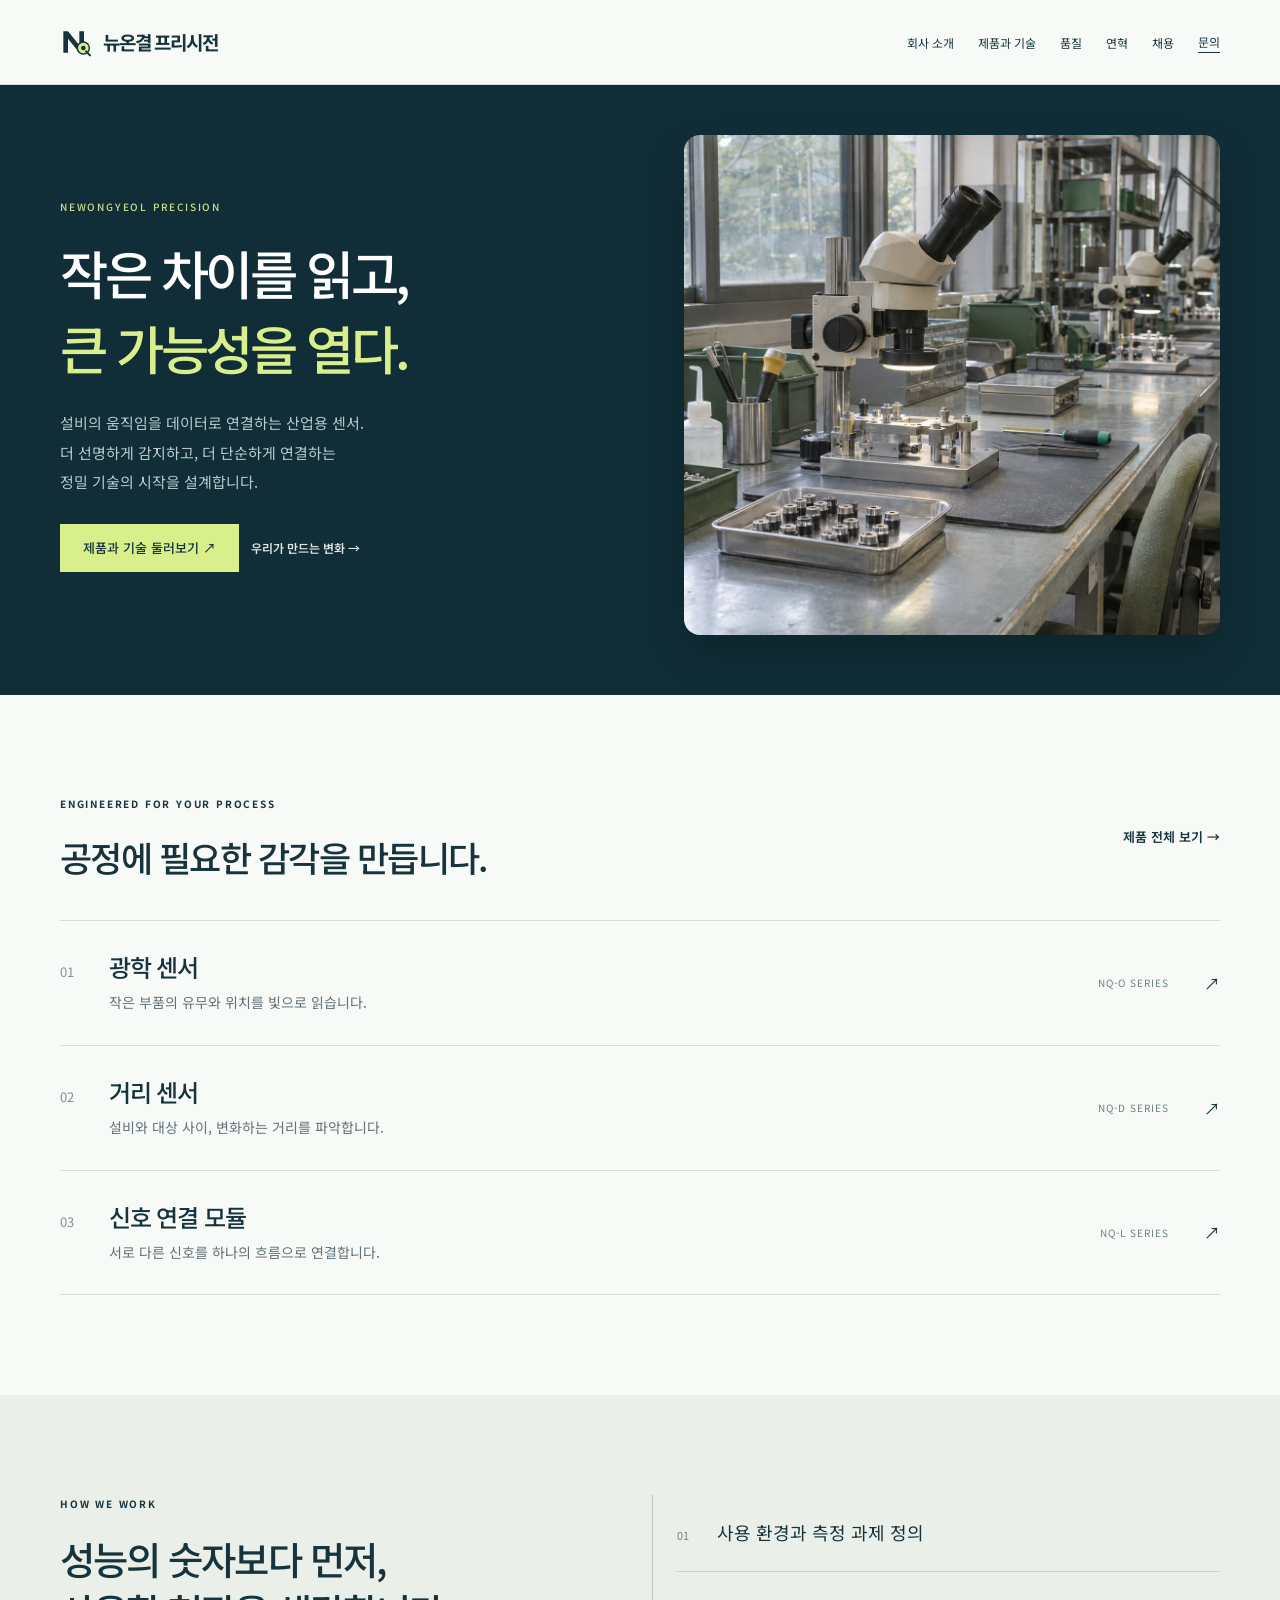
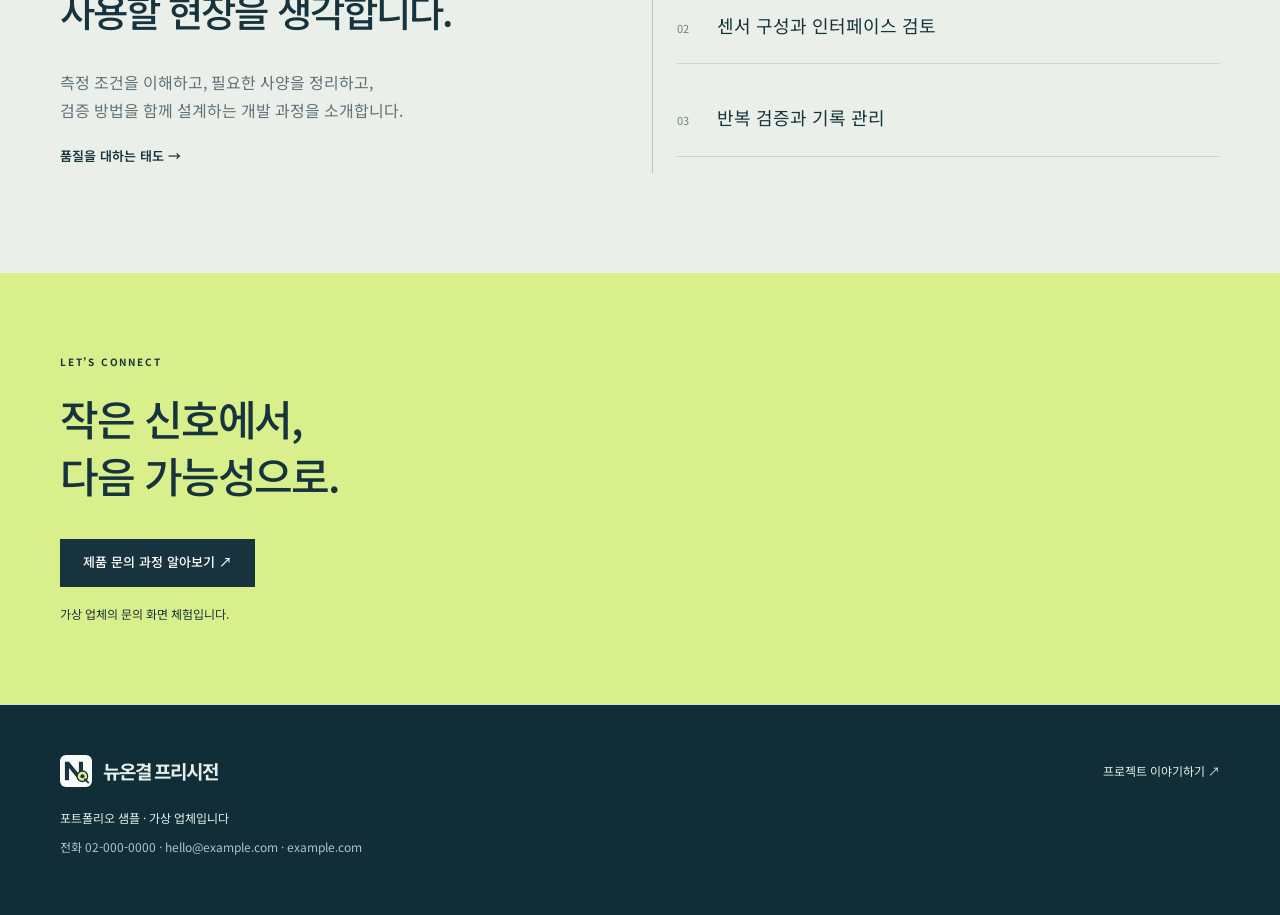
<file: index.html>
<!doctype html><html lang="ko"><head><meta charset="utf-8"><meta name="viewport" content="width=device-width,initial-scale=1"><title>작은 차이를 읽는 기술 | 뉴온결 프리시전</title><meta name="description" content="뉴온결 프리시전. 산업용 센서·신호 연결 기술과 회사·품질·채용·문의 안내."><meta property="og:title" content="작은 차이를 읽는 기술 | 뉴온결 프리시전"><meta property="og:image" content="thumb.png"><meta property="og:type" content="website"><link rel="icon" href="assets/logo.svg" type="image/svg+xml"><link rel="preconnect" href="https://fonts.googleapis.com"><link rel="preconnect" href="https://fonts.gstatic.com" crossorigin><link href="https://fonts.googleapis.com/css2?family=Noto+Sans+KR:wght@400;500;600;700;800&display=swap" rel="stylesheet"><link rel="stylesheet" href="assets/base.css"><link rel="stylesheet" href="company.css"><script defer src="assets/common.js"></script><script defer src="company.js"></script></head><body class="company"><a class="skip" href="#main">본문으로 건너뛰기</a><header class="site-header"><div class="wrap header-inner"><a class="brand" href="index.html"><img class="brand-symbol" src="assets/logo.svg" width="32" height="32" alt="" aria-hidden="true"><span class="brand-name">뉴온결 프리시전</span></a><button class="nav-toggle" type="button" aria-expanded="false" aria-controls="site-nav">메뉴</button><nav id="site-nav" aria-label="주 메뉴"><a href="about.html">회사 소개</a><a href="products.html">제품과 기술</a><a href="quality.html">품질</a><a href="history.html">연혁</a><a href="careers.html">채용</a><a href="contact.html">문의</a></nav></div></header><main id="main"><section class="company-hero"><div class="wrap company-hero-grid"><div><p class="eyebrow">NEWONGYEOL PRECISION</p><h1>작은 차이를 읽고,<br><em>큰 가능성을 열다.</em></h1><p class="lead">설비의 움직임을 데이터로 연결하는 산업용 센서.<br> 더 선명하게 감지하고, 더 단순하게 연결하는<br> 정밀 기술의 시작을 설계합니다.</p><div class="actions"><a class="btn" href="products.html">제품과 기술 둘러보기 ↗</a><a class="text-link" href="about.html">우리가 만드는 변화 →</a></div></div><div class="company-photo"><img class="hero-photo" src="images/hero.jpg" width="1536" height="1024" alt="자연광 아래 현미경과 검사 치구가 놓인 센서 검사실" fetchpriority="high"></div></div></section><section class="section wrap"><div class="section-head"><div><p class="eyebrow">ENGINEERED FOR YOUR PROCESS</p><h2>공정에 필요한 감각을 만듭니다.</h2></div><a class="text-link" href="products.html">제품 전체 보기 →</a></div><a class="company-row" href="products.html#optical"><span class="row-num">01</span><div><h3>광학 센서</h3><p>작은 부품의 유무와 위치를 빛으로 읽습니다.</p></div><span class="product-code">NQ-O SERIES</span><span>↗</span></a><a class="company-row" href="products.html#distance"><span class="row-num">02</span><div><h3>거리 센서</h3><p>설비와 대상 사이, 변화하는 거리를 파악합니다.</p></div><span class="product-code">NQ-D SERIES</span><span>↗</span></a><a class="company-row" href="products.html#connect"><span class="row-num">03</span><div><h3>신호 연결 모듈</h3><p>서로 다른 신호를 하나의 흐름으로 연결합니다.</p></div><span class="product-code">NQ-L SERIES</span><span>↗</span></a></section><section class="section company-soft"><div class="wrap grid two"><div><p class="eyebrow">HOW WE WORK</p><h2>성능의 숫자보다 먼저,<br>사용할 현장을 생각합니다.</h2><p class="muted">측정 조건을 이해하고, 필요한 사양을 정리하고,<br>검증 방법을 함께 설계하는 개발 과정을 소개합니다.</p><a class="text-link" href="quality.html">품질을 대하는 태도 →</a></div><div class="process-list"><p><span>01</span>사용 환경과 측정 과제 정의</p><p><span>02</span>센서 구성과 인터페이스 검토</p><p><span>03</span>반복 검증과 기록 관리</p></div></div></section><section class="company-cta"><div class="wrap"><p class="eyebrow">LET’S CONNECT</p><h2>작은 신호에서,<br>다음 가능성으로.</h2><a class="btn" href="contact.html">제품 문의 과정 알아보기 ↗</a><p class="small">가상 업체의 문의 화면 체험입니다.</p></div></section></main><footer class="site-footer"><div class="wrap"><div class="footer-row"><a class="brand" href="index.html"><img class="brand-symbol" src="assets/logo.svg" width="32" height="32" alt="" aria-hidden="true"><span class="brand-name">뉴온결 프리시전</span></a><a href="contact.html">프로젝트 이야기하기 ↗</a></div><p>포트폴리오 샘플 · 가상 업체입니다</p><p class="small muted">전화 02-000-0000 · hello@example.com · example.com</p></div></footer><div class="toast" id="toast" role="status" aria-live="polite" hidden></div></body></html>
</file>
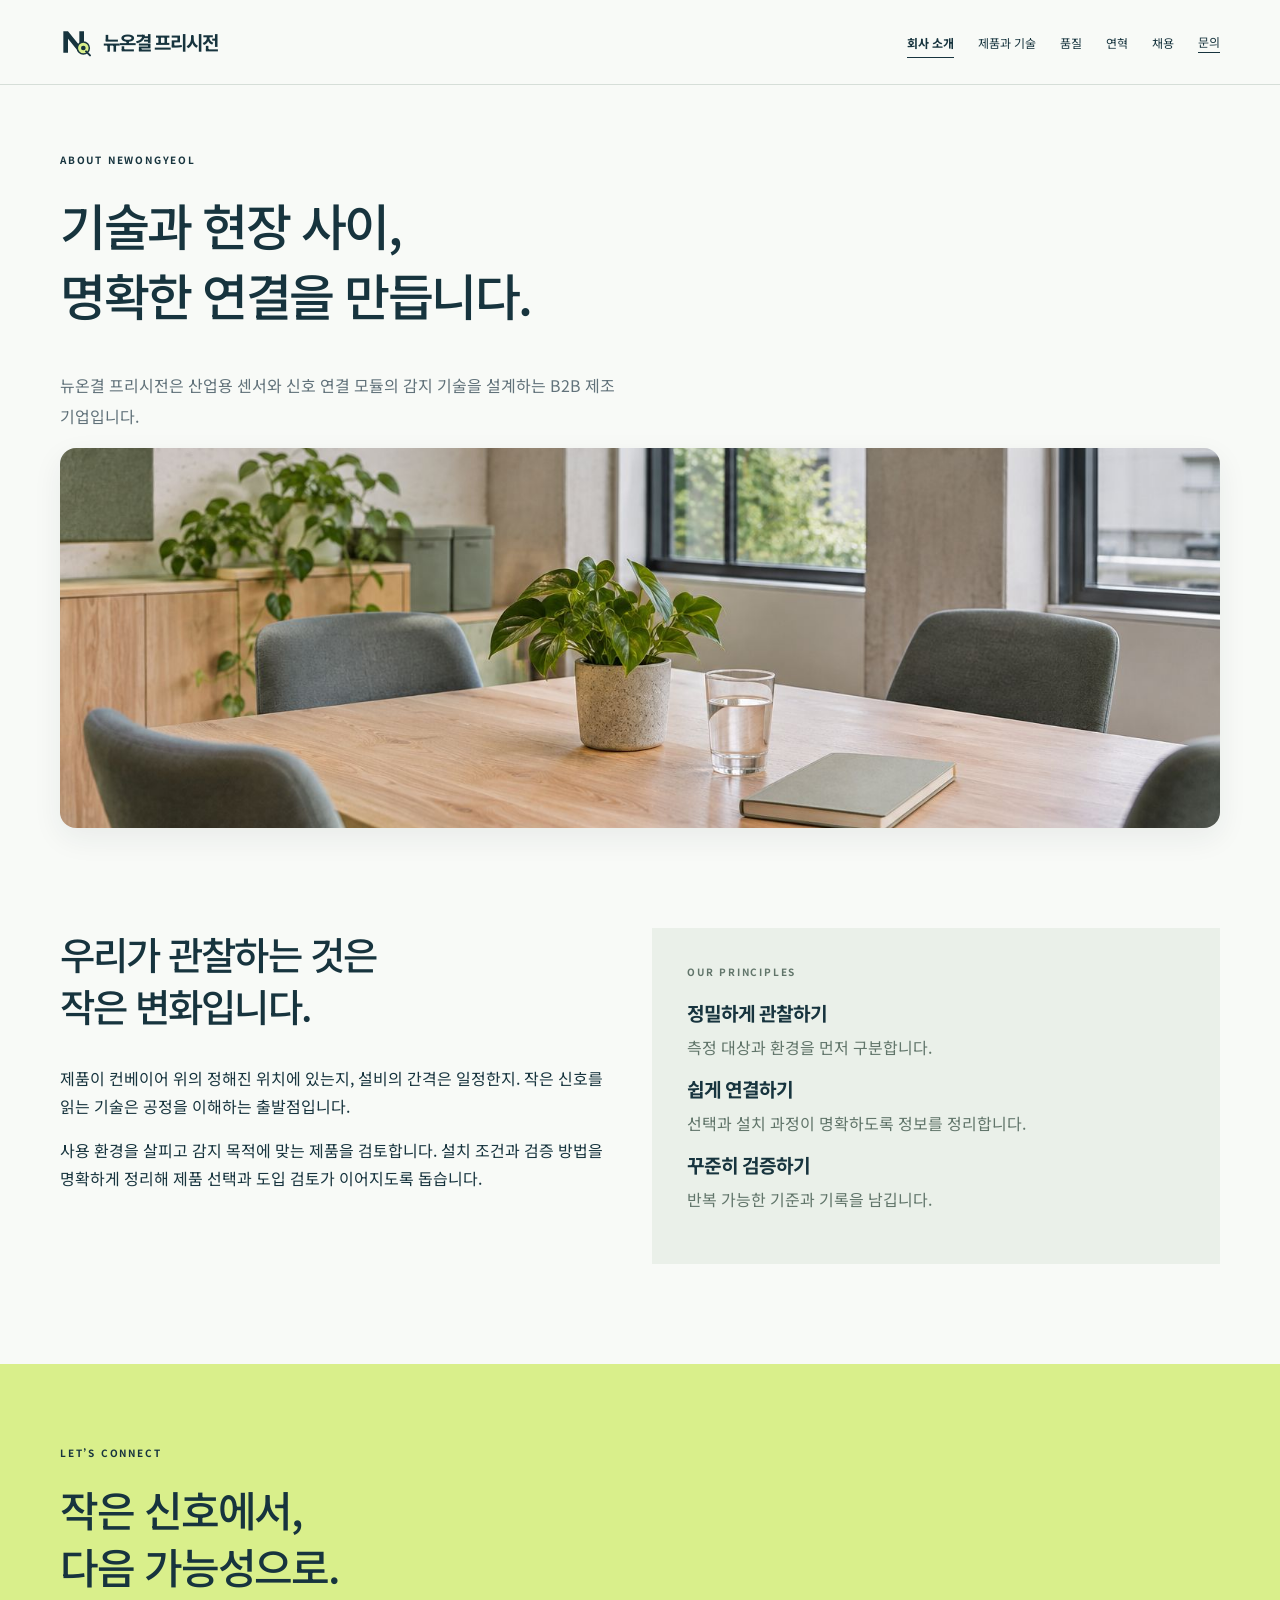
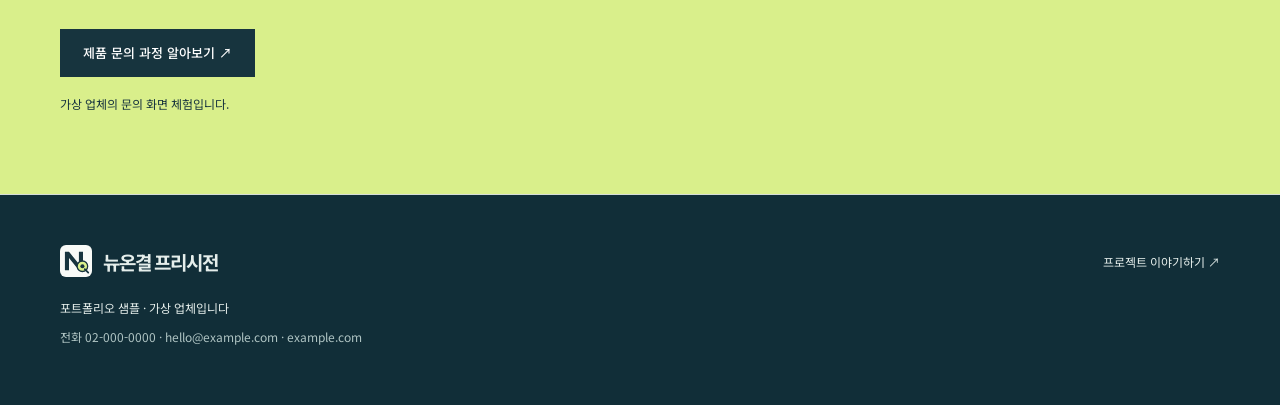
<file: about.html>
<!doctype html><html lang="ko"><head><meta charset="utf-8"><meta name="viewport" content="width=device-width,initial-scale=1"><title>회사 소개 | 뉴온결 프리시전</title><meta name="description" content="뉴온결 프리시전. 산업용 센서·신호 연결 기술과 회사·품질·채용·문의 안내."><meta property="og:title" content="회사 소개 | 뉴온결 프리시전"><meta property="og:image" content="thumb.png"><meta property="og:type" content="website"><link rel="icon" href="assets/logo.svg" type="image/svg+xml"><link rel="preconnect" href="https://fonts.googleapis.com"><link rel="preconnect" href="https://fonts.gstatic.com" crossorigin><link href="https://fonts.googleapis.com/css2?family=Noto+Sans+KR:wght@400;500;600;700;800&display=swap" rel="stylesheet"><link rel="stylesheet" href="assets/base.css"><link rel="stylesheet" href="company.css"><script defer src="assets/common.js"></script><script defer src="company.js"></script></head><body class="company"><a class="skip" href="#main">본문으로 건너뛰기</a><header class="site-header"><div class="wrap header-inner"><a class="brand" href="index.html"><img class="brand-symbol" src="assets/logo.svg" width="32" height="32" alt="" aria-hidden="true"><span class="brand-name">뉴온결 프리시전</span></a><button class="nav-toggle" type="button" aria-expanded="false" aria-controls="site-nav">메뉴</button><nav id="site-nav" aria-label="주 메뉴"><a href="about.html" aria-current="page">회사 소개</a><a href="products.html">제품과 기술</a><a href="quality.html">품질</a><a href="history.html">연혁</a><a href="careers.html">채용</a><a href="contact.html">문의</a></nav></div></header><main id="main"><section class="page-title wrap"><p class="eyebrow">ABOUT NEWONGYEOL</p><h1>기술과 현장 사이,<br>명확한 연결을 만듭니다.</h1><p class="lead">뉴온결 프리시전은 산업용 센서와 신호 연결 모듈의 감지 기술을 설계하는 B2B 제조 기업입니다.</p></section><figure class="wrap page-photo about-photo"><img src="images/about.jpg" width="1536" height="1024" alt="자연광이 드는 회의실의 테이블과 의자" loading="lazy"></figure><section class="section wrap grid two"><div><h2>우리가 관찰하는 것은<br>작은 변화입니다.</h2><p>제품이 컨베이어 위의 정해진 위치에 있는지, 설비의 간격은 일정한지. 작은 신호를 읽는 기술은 공정을 이해하는 출발점입니다.</p><p>사용 환경을 살피고 감지 목적에 맞는 제품을 검토합니다. 설치 조건과 검증 방법을 명확하게 정리해 제품 선택과 도입 검토가 이어지도록 돕습니다.</p></div><div class="principles"><p class="eyebrow">OUR PRINCIPLES</p><h3>정밀하게 관찰하기</h3><p>측정 대상과 환경을 먼저 구분합니다.</p><h3>쉽게 연결하기</h3><p>선택과 설치 과정이 명확하도록 정보를 정리합니다.</p><h3>꾸준히 검증하기</h3><p>반복 가능한 기준과 기록을 남깁니다.</p></div></section><section class="company-cta"><div class="wrap"><p class="eyebrow">LET’S CONNECT</p><h2>작은 신호에서,<br>다음 가능성으로.</h2><a class="btn" href="contact.html">제품 문의 과정 알아보기 ↗</a><p class="small">가상 업체의 문의 화면 체험입니다.</p></div></section></main><footer class="site-footer"><div class="wrap"><div class="footer-row"><a class="brand" href="index.html"><img class="brand-symbol" src="assets/logo.svg" width="32" height="32" alt="" aria-hidden="true"><span class="brand-name">뉴온결 프리시전</span></a><a href="contact.html">프로젝트 이야기하기 ↗</a></div><p>포트폴리오 샘플 · 가상 업체입니다</p><p class="small muted">전화 02-000-0000 · hello@example.com · example.com</p></div></footer><div class="toast" id="toast" role="status" aria-live="polite" hidden></div></body></html>
</file>
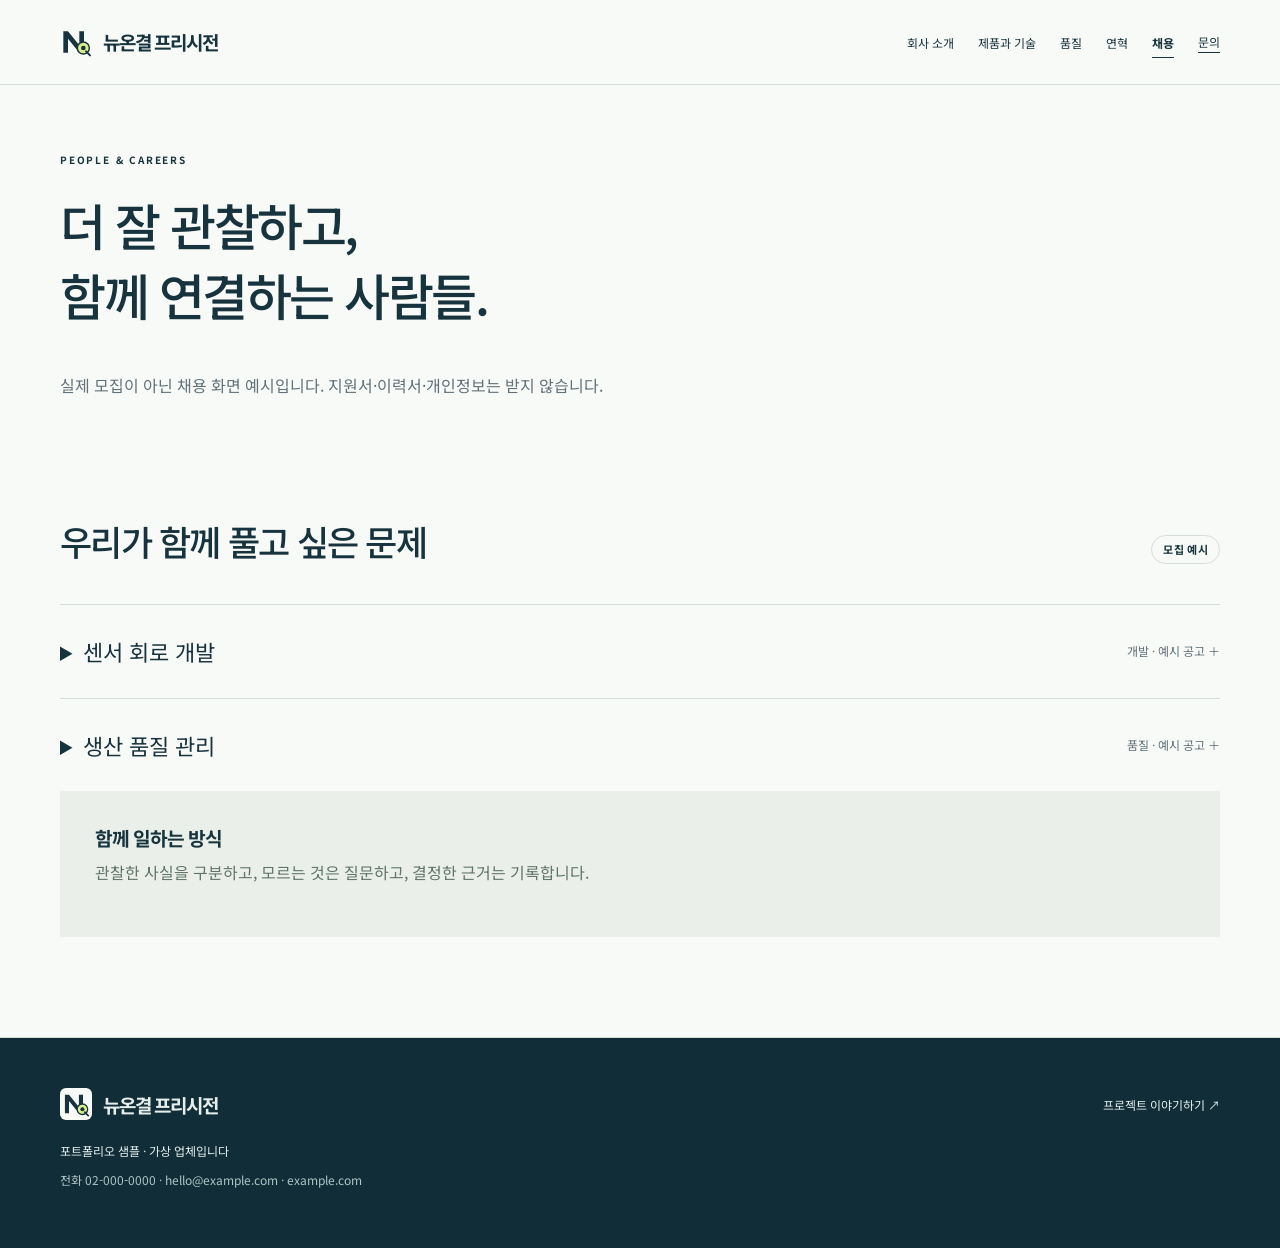
<file: careers.html>
<!doctype html><html lang="ko"><head><meta charset="utf-8"><meta name="viewport" content="width=device-width,initial-scale=1"><title>채용 | 뉴온결 프리시전</title><meta name="description" content="뉴온결 프리시전. 산업용 센서·신호 연결 기술과 회사·품질·채용·문의 안내."><meta property="og:title" content="채용 | 뉴온결 프리시전"><meta property="og:image" content="thumb.png"><meta property="og:type" content="website"><link rel="icon" href="assets/logo.svg" type="image/svg+xml"><link rel="preconnect" href="https://fonts.googleapis.com"><link rel="preconnect" href="https://fonts.gstatic.com" crossorigin><link href="https://fonts.googleapis.com/css2?family=Noto+Sans+KR:wght@400;500;600;700;800&display=swap" rel="stylesheet"><link rel="stylesheet" href="assets/base.css"><link rel="stylesheet" href="company.css"><script defer src="assets/common.js"></script><script defer src="company.js"></script></head><body class="company"><a class="skip" href="#main">본문으로 건너뛰기</a><header class="site-header"><div class="wrap header-inner"><a class="brand" href="index.html"><img class="brand-symbol" src="assets/logo.svg" width="32" height="32" alt="" aria-hidden="true"><span class="brand-name">뉴온결 프리시전</span></a><button class="nav-toggle" type="button" aria-expanded="false" aria-controls="site-nav">메뉴</button><nav id="site-nav" aria-label="주 메뉴"><a href="about.html">회사 소개</a><a href="products.html">제품과 기술</a><a href="quality.html">품질</a><a href="history.html">연혁</a><a href="careers.html" aria-current="page">채용</a><a href="contact.html">문의</a></nav></div></header><main id="main"><section class="page-title wrap"><p class="eyebrow">PEOPLE & CAREERS</p><h1>더 잘 관찰하고,<br>함께 연결하는 사람들.</h1><p class="lead">실제 모집이 아닌 채용 화면 예시입니다. 지원서·이력서·개인정보는 받지 않습니다.</p></section><section class="section wrap"><div class="section-head"><h2>우리가 함께 풀고 싶은 문제</h2><span class="tag">모집 예시</span></div><details class="job"><summary>센서 회로 개발 <span>개발 · 예시 공고 ＋</span></summary><p>센서 신호 처리 회로와 인터페이스를 검토하는 역할을 가정합니다.</p><p>검토 항목: 회로 설계, 시험 계획, 결과 기록, 부서 간 기술 소통.</p><p class="small muted">실제 채용 공고가 아니며 지원 기능은 제공하지 않습니다.</p></details><details class="job"><summary>생산 품질 관리 <span>품질 · 예시 공고 ＋</span></summary><p>반복 가능한 검사 기준과 이력 관리를 설계하는 역할을 가정합니다.</p><p>검토 항목: 검사 기준 수립, 공정 점검, 개선 사항 기록.</p><p class="small muted">실제 채용 공고가 아니며 지원 기능은 제공하지 않습니다.</p></details><div class="principles"><h3>함께 일하는 방식</h3><p>관찰한 사실을 구분하고, 모르는 것은 질문하고, 결정한 근거는 기록합니다.</p></div></section></main><footer class="site-footer"><div class="wrap"><div class="footer-row"><a class="brand" href="index.html"><img class="brand-symbol" src="assets/logo.svg" width="32" height="32" alt="" aria-hidden="true"><span class="brand-name">뉴온결 프리시전</span></a><a href="contact.html">프로젝트 이야기하기 ↗</a></div><p>포트폴리오 샘플 · 가상 업체입니다</p><p class="small muted">전화 02-000-0000 · hello@example.com · example.com</p></div></footer><div class="toast" id="toast" role="status" aria-live="polite" hidden></div></body></html>
</file>
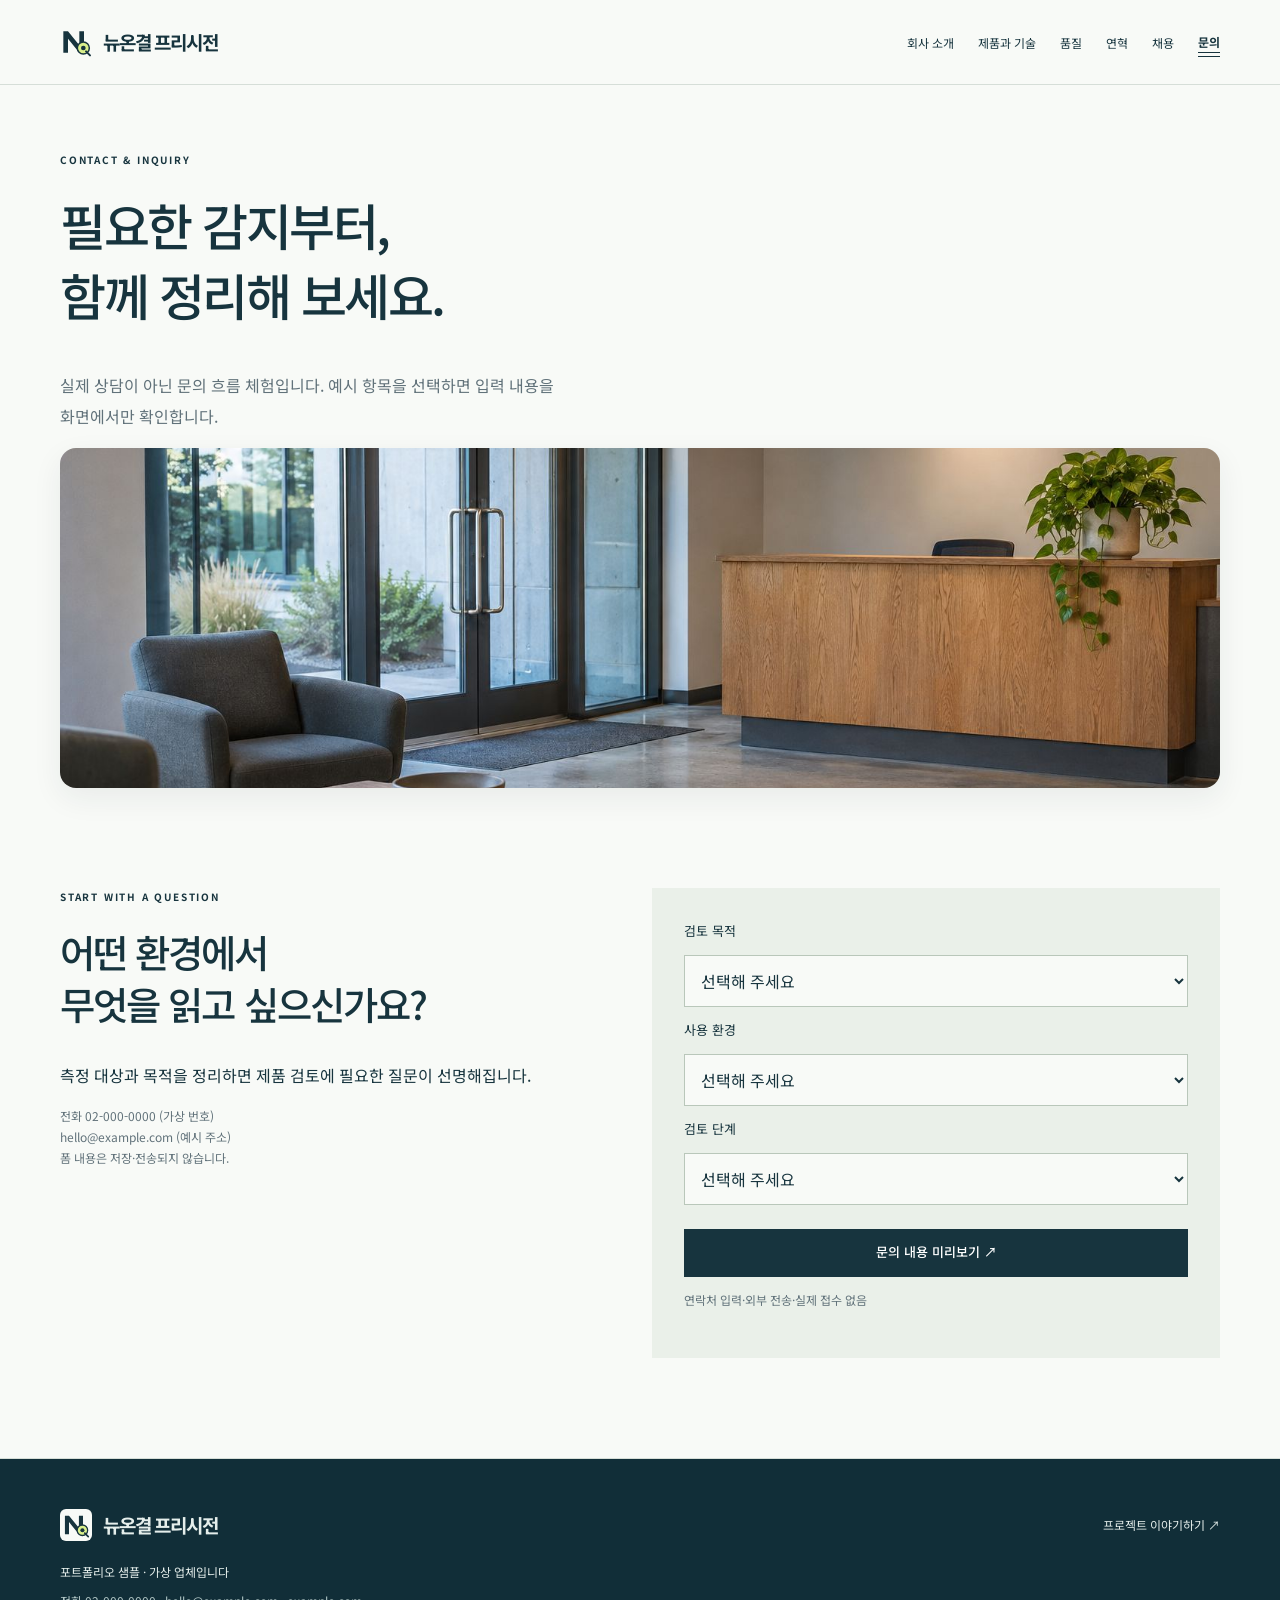
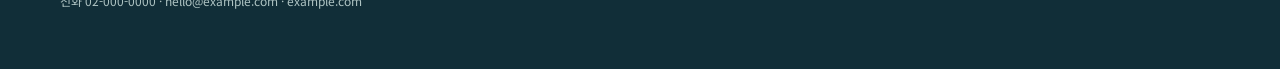
<file: contact.html>
<!doctype html><html lang="ko"><head><meta charset="utf-8"><meta name="viewport" content="width=device-width,initial-scale=1"><title>문의 | 뉴온결 프리시전</title><meta name="description" content="뉴온결 프리시전. 산업용 센서·신호 연결 기술과 회사·품질·채용·문의 안내."><meta property="og:title" content="문의 | 뉴온결 프리시전"><meta property="og:image" content="thumb.png"><meta property="og:type" content="website"><link rel="icon" href="assets/logo.svg" type="image/svg+xml"><link rel="preconnect" href="https://fonts.googleapis.com"><link rel="preconnect" href="https://fonts.gstatic.com" crossorigin><link href="https://fonts.googleapis.com/css2?family=Noto+Sans+KR:wght@400;500;600;700;800&display=swap" rel="stylesheet"><link rel="stylesheet" href="assets/base.css"><link rel="stylesheet" href="company.css"><script defer src="assets/common.js"></script><script defer src="company.js"></script></head><body class="company"><a class="skip" href="#main">본문으로 건너뛰기</a><header class="site-header"><div class="wrap header-inner"><a class="brand" href="index.html"><img class="brand-symbol" src="assets/logo.svg" width="32" height="32" alt="" aria-hidden="true"><span class="brand-name">뉴온결 프리시전</span></a><button class="nav-toggle" type="button" aria-expanded="false" aria-controls="site-nav">메뉴</button><nav id="site-nav" aria-label="주 메뉴"><a href="about.html">회사 소개</a><a href="products.html">제품과 기술</a><a href="quality.html">품질</a><a href="history.html">연혁</a><a href="careers.html">채용</a><a href="contact.html" aria-current="page">문의</a></nav></div></header><main id="main"><section class="page-title wrap"><p class="eyebrow">CONTACT & INQUIRY</p><h1>필요한 감지부터,<br>함께 정리해 보세요.</h1><p class="lead">실제 상담이 아닌 문의 흐름 체험입니다. 예시 항목을 선택하면 입력 내용을 화면에서만 확인합니다.</p></section><figure class="wrap page-photo contact-photo"><img src="images/contact.jpg" width="1536" height="1024" alt="유리 출입문과 안내 데스크가 있는 로비" loading="lazy"></figure><section class="section wrap grid two"><div><p class="eyebrow">START WITH A QUESTION</p><h2>어떤 환경에서<br>무엇을 읽고 싶으신가요?</h2><p>측정 대상과 목적을 정리하면 제품 검토에 필요한 질문이 선명해집니다.</p><p class="small muted">전화 02-000-0000 (가상 번호)<br>hello@example.com (예시 주소)<br>폼 내용은 저장·전송되지 않습니다.</p></div><form id="inquiry-form" class="inquiry-form"><label for="purpose">검토 목적</label><select id="purpose" name="purpose" required><option value="">선택해 주세요</option><option>부품 유무 감지</option><option>설비 간격 측정</option><option>센서 신호 연결</option></select><label for="environment">사용 환경</label><select id="environment" name="environment" required><option value="">선택해 주세요</option><option>실내 조립 설비 (예시)</option><option>컨베이어 라인 (예시)</option><option>검사 장비 (예시)</option></select><label for="phase">검토 단계</label><select id="phase" name="phase" required><option value="">선택해 주세요</option><option>개념 검토</option><option>사양 비교</option><option>시험 계획</option></select><button type="submit" class="btn">문의 내용 미리보기 ↗</button><p class="small muted">연락처 입력·외부 전송·실제 접수 없음</p><div id="inquiry-result" role="status" hidden></div></form></section></main><footer class="site-footer"><div class="wrap"><div class="footer-row"><a class="brand" href="index.html"><img class="brand-symbol" src="assets/logo.svg" width="32" height="32" alt="" aria-hidden="true"><span class="brand-name">뉴온결 프리시전</span></a><a href="contact.html">프로젝트 이야기하기 ↗</a></div><p>포트폴리오 샘플 · 가상 업체입니다</p><p class="small muted">전화 02-000-0000 · hello@example.com · example.com</p></div></footer><div class="toast" id="toast" role="status" aria-live="polite" hidden></div></body></html>
</file>
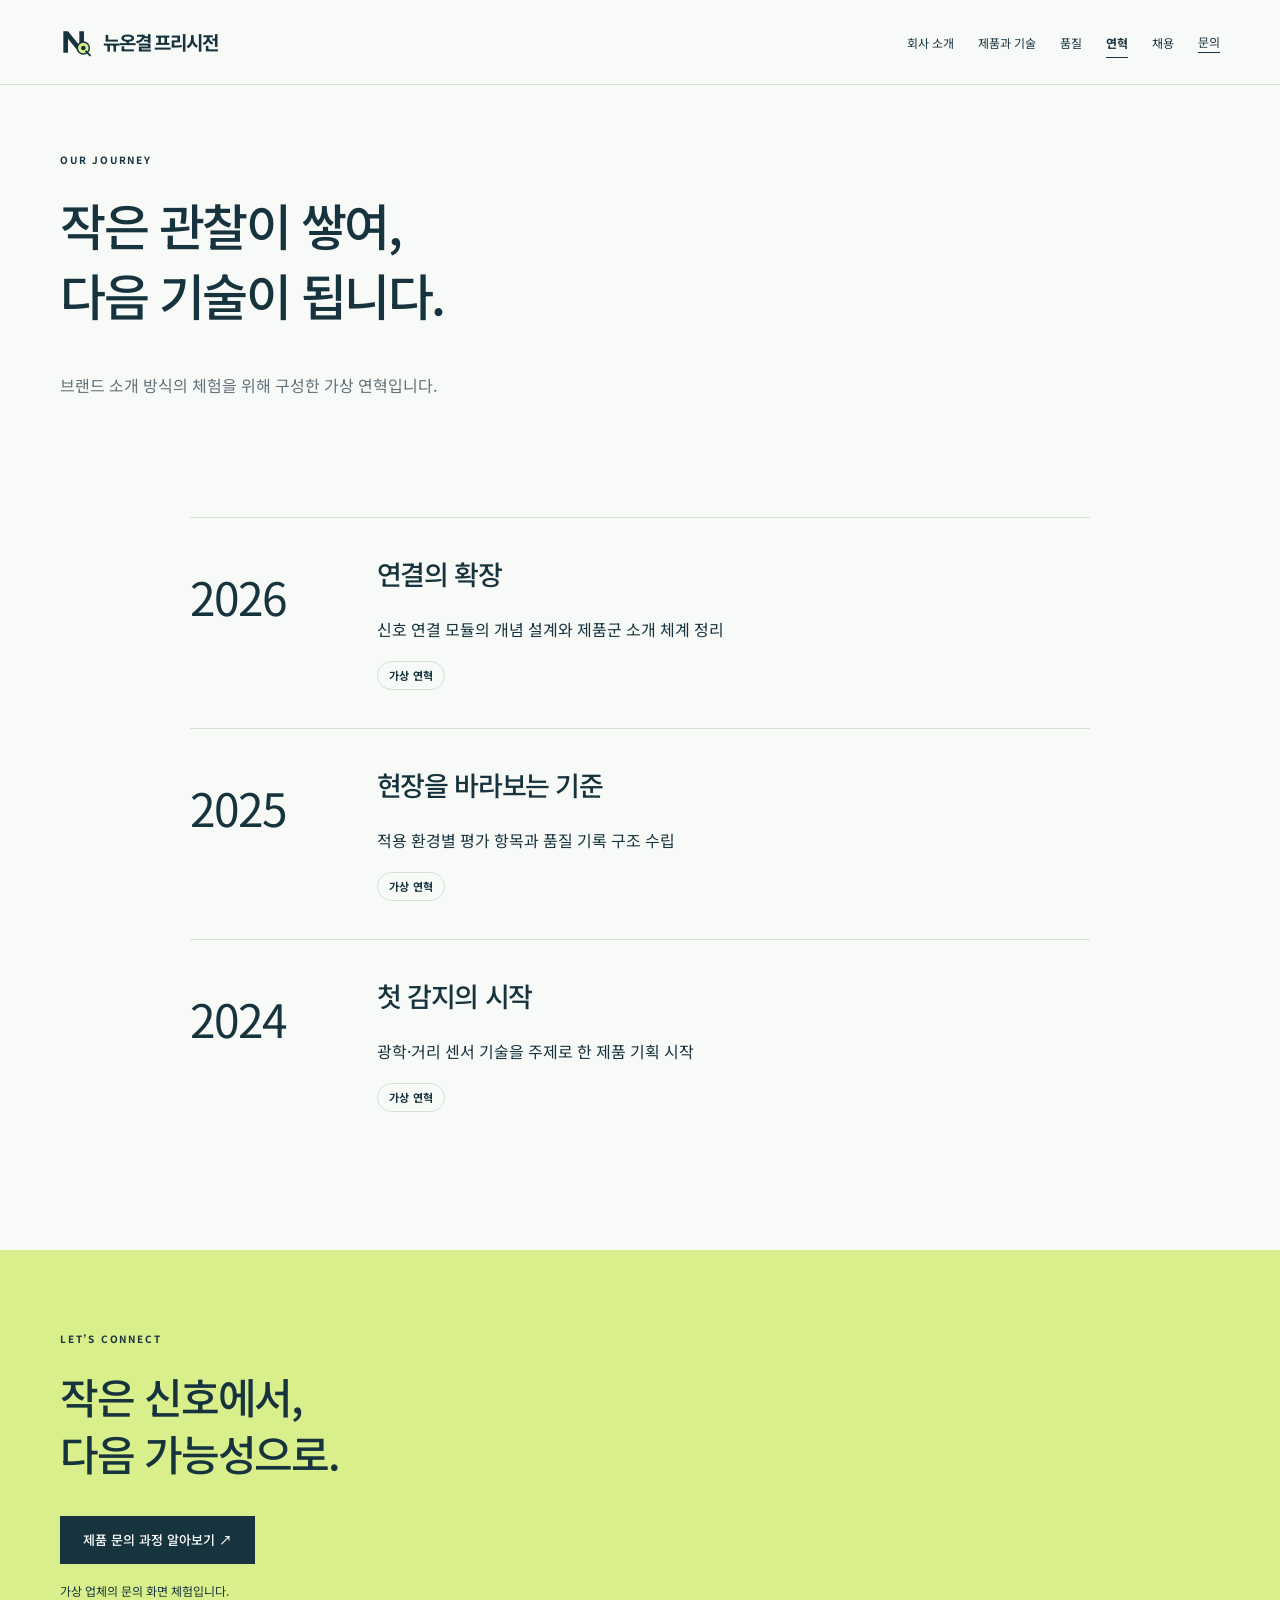
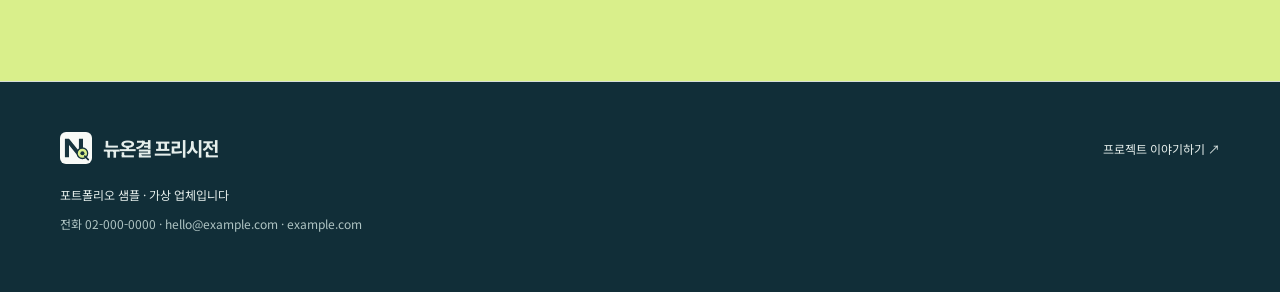
<file: history.html>
<!doctype html><html lang="ko"><head><meta charset="utf-8"><meta name="viewport" content="width=device-width,initial-scale=1"><title>연혁 | 뉴온결 프리시전</title><meta name="description" content="뉴온결 프리시전. 산업용 센서·신호 연결 기술과 회사·품질·채용·문의 안내."><meta property="og:title" content="연혁 | 뉴온결 프리시전"><meta property="og:image" content="thumb.png"><meta property="og:type" content="website"><link rel="icon" href="assets/logo.svg" type="image/svg+xml"><link rel="preconnect" href="https://fonts.googleapis.com"><link rel="preconnect" href="https://fonts.gstatic.com" crossorigin><link href="https://fonts.googleapis.com/css2?family=Noto+Sans+KR:wght@400;500;600;700;800&display=swap" rel="stylesheet"><link rel="stylesheet" href="assets/base.css"><link rel="stylesheet" href="company.css"><script defer src="assets/common.js"></script><script defer src="company.js"></script></head><body class="company"><a class="skip" href="#main">본문으로 건너뛰기</a><header class="site-header"><div class="wrap header-inner"><a class="brand" href="index.html"><img class="brand-symbol" src="assets/logo.svg" width="32" height="32" alt="" aria-hidden="true"><span class="brand-name">뉴온결 프리시전</span></a><button class="nav-toggle" type="button" aria-expanded="false" aria-controls="site-nav">메뉴</button><nav id="site-nav" aria-label="주 메뉴"><a href="about.html">회사 소개</a><a href="products.html">제품과 기술</a><a href="quality.html">품질</a><a href="history.html" aria-current="page">연혁</a><a href="careers.html">채용</a><a href="contact.html">문의</a></nav></div></header><main id="main"><section class="page-title wrap"><p class="eyebrow">OUR JOURNEY</p><h1>작은 관찰이 쌓여,<br>다음 기술이 됩니다.</h1><p class="lead">브랜드 소개 방식의 체험을 위해 구성한 가상 연혁입니다.</p></section><section class="section wrap history-list"><article class="milestone"><strong>2026</strong><div><h2>연결의 확장</h2><p>신호 연결 모듈의 개념 설계와 제품군 소개 체계 정리</p><span class="tag">가상 연혁</span></div></article><article class="milestone"><strong>2025</strong><div><h2>현장을 바라보는 기준</h2><p>적용 환경별 평가 항목과 품질 기록 구조 수립</p><span class="tag">가상 연혁</span></div></article><article class="milestone"><strong>2024</strong><div><h2>첫 감지의 시작</h2><p>광학·거리 센서 기술을 주제로 한 제품 기획 시작</p><span class="tag">가상 연혁</span></div></article></section><section class="company-cta"><div class="wrap"><p class="eyebrow">LET’S CONNECT</p><h2>작은 신호에서,<br>다음 가능성으로.</h2><a class="btn" href="contact.html">제품 문의 과정 알아보기 ↗</a><p class="small">가상 업체의 문의 화면 체험입니다.</p></div></section></main><footer class="site-footer"><div class="wrap"><div class="footer-row"><a class="brand" href="index.html"><img class="brand-symbol" src="assets/logo.svg" width="32" height="32" alt="" aria-hidden="true"><span class="brand-name">뉴온결 프리시전</span></a><a href="contact.html">프로젝트 이야기하기 ↗</a></div><p>포트폴리오 샘플 · 가상 업체입니다</p><p class="small muted">전화 02-000-0000 · hello@example.com · example.com</p></div></footer><div class="toast" id="toast" role="status" aria-live="polite" hidden></div></body></html>
</file>
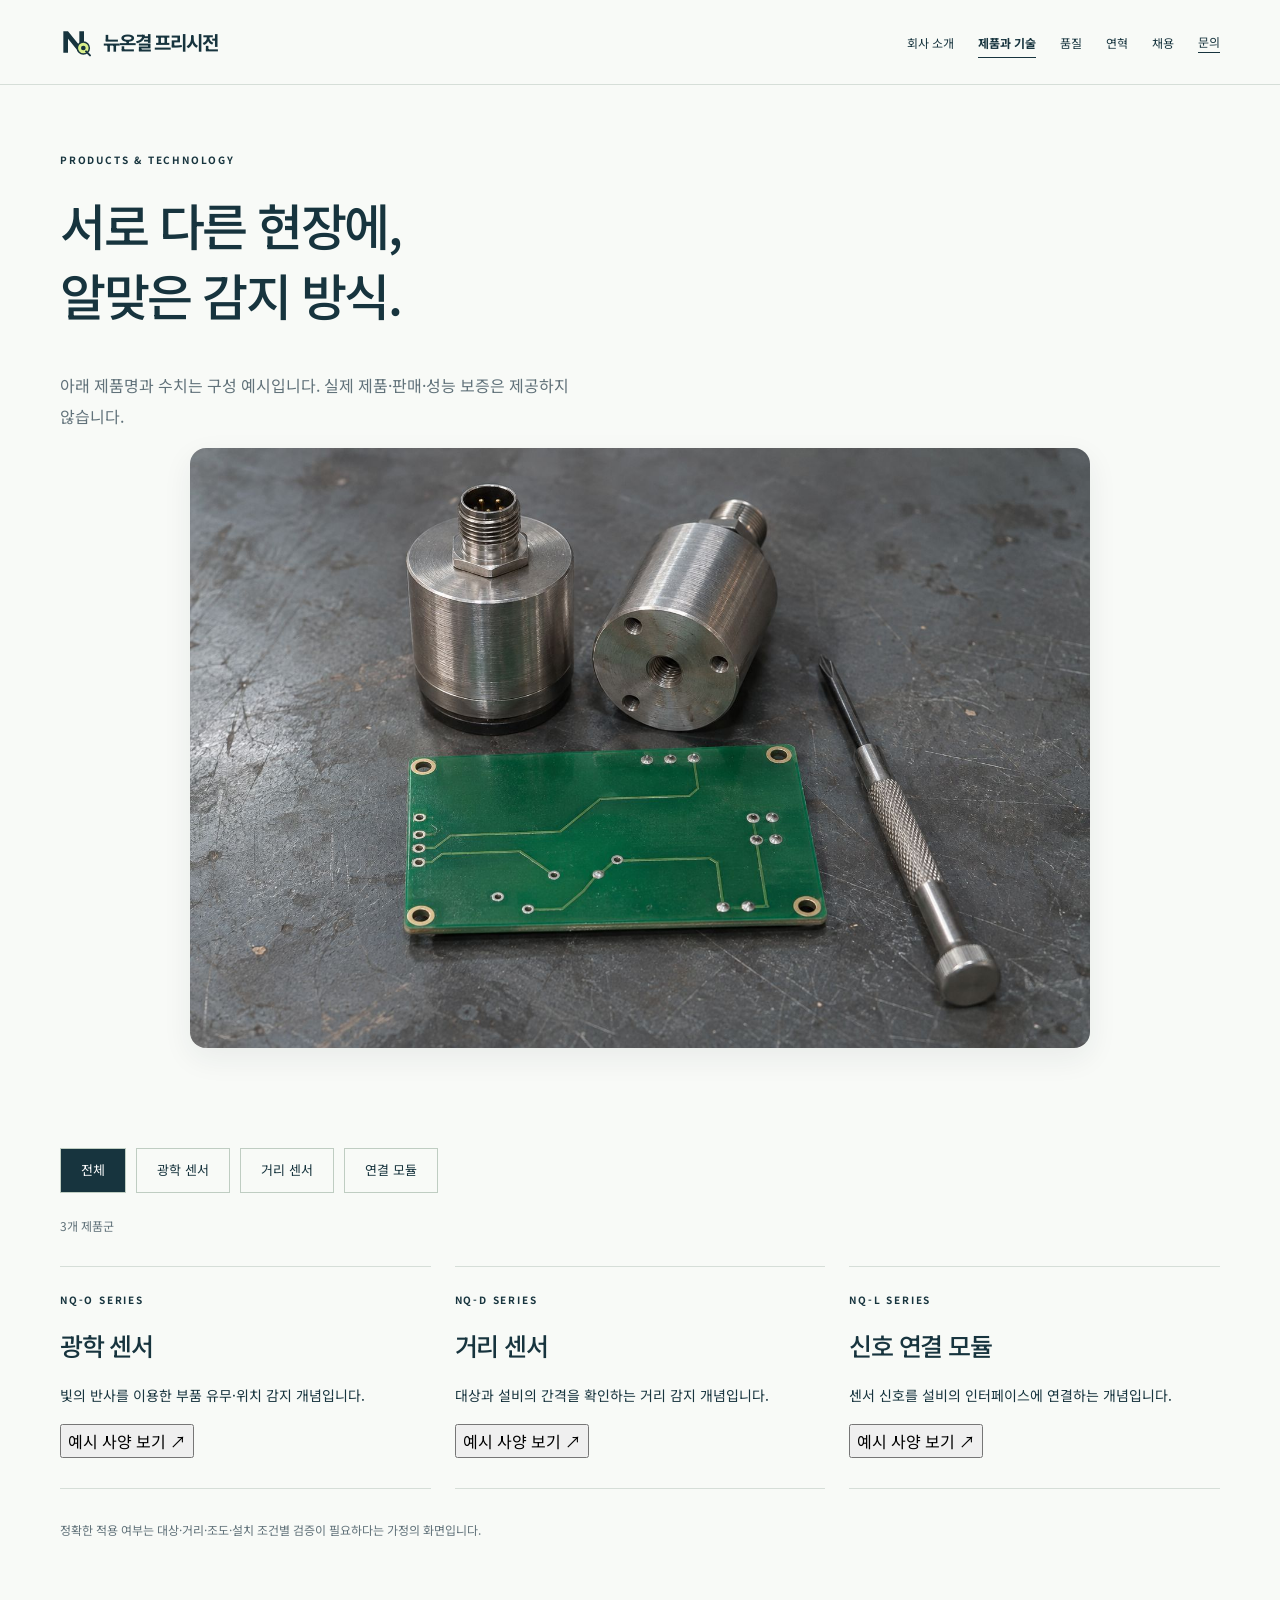
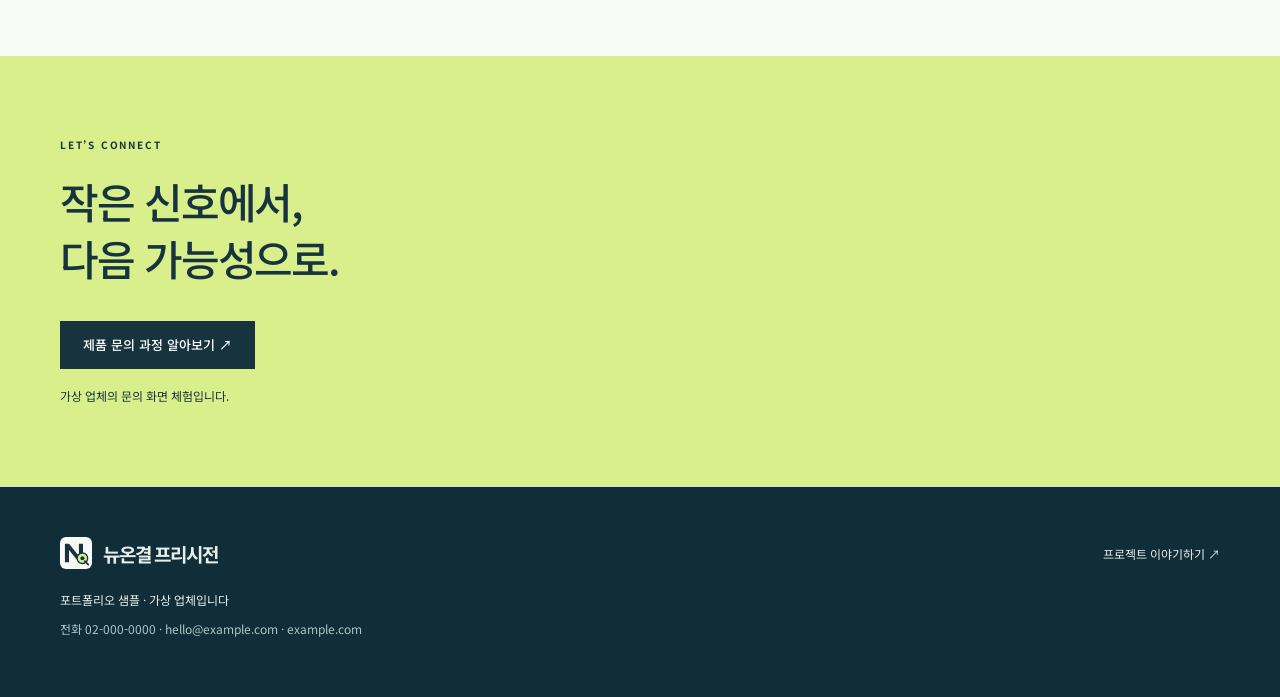
<file: products.html>
<!doctype html><html lang="ko"><head><meta charset="utf-8"><meta name="viewport" content="width=device-width,initial-scale=1"><title>제품과 기술 | 뉴온결 프리시전</title><meta name="description" content="뉴온결 프리시전. 산업용 센서·신호 연결 기술과 회사·품질·채용·문의 안내."><meta property="og:title" content="제품과 기술 | 뉴온결 프리시전"><meta property="og:image" content="thumb.png"><meta property="og:type" content="website"><link rel="icon" href="assets/logo.svg" type="image/svg+xml"><link rel="preconnect" href="https://fonts.googleapis.com"><link rel="preconnect" href="https://fonts.gstatic.com" crossorigin><link href="https://fonts.googleapis.com/css2?family=Noto+Sans+KR:wght@400;500;600;700;800&display=swap" rel="stylesheet"><link rel="stylesheet" href="assets/base.css"><link rel="stylesheet" href="company.css"><script defer src="assets/common.js"></script><script defer src="company.js"></script></head><body class="company"><a class="skip" href="#main">본문으로 건너뛰기</a><header class="site-header"><div class="wrap header-inner"><a class="brand" href="index.html"><img class="brand-symbol" src="assets/logo.svg" width="32" height="32" alt="" aria-hidden="true"><span class="brand-name">뉴온결 프리시전</span></a><button class="nav-toggle" type="button" aria-expanded="false" aria-controls="site-nav">메뉴</button><nav id="site-nav" aria-label="주 메뉴"><a href="about.html">회사 소개</a><a href="products.html" aria-current="page">제품과 기술</a><a href="quality.html">품질</a><a href="history.html">연혁</a><a href="careers.html">채용</a><a href="contact.html">문의</a></nav></div></header><main id="main"><section class="page-title wrap"><p class="eyebrow">PRODUCTS & TECHNOLOGY</p><h1>서로 다른 현장에,<br>알맞은 감지 방식.</h1><p class="lead">아래 제품명과 수치는 구성 예시입니다. 실제 제품·판매·성능 보증은 제공하지 않습니다.</p></section><figure class="wrap page-photo products-photo"><img src="images/products.jpg" width="1536" height="1024" alt="금속 센서 모듈과 글씨 없는 회로 기판 뒷면" loading="lazy"></figure><section class="section wrap"><div class="product-filters" aria-label="제품 분류"><button type="button" class="filter active" data-filter="all" aria-pressed="true">전체</button><button type="button" class="filter" data-filter="optical" aria-pressed="false">광학 센서</button><button type="button" class="filter" data-filter="distance" aria-pressed="false">거리 센서</button><button type="button" class="filter" data-filter="connect" aria-pressed="false">연결 모듈</button></div><p id="product-count" class="small muted" role="status">3개 제품군</p><div class="product-grid"><article class="product-card" data-family="optical" id="optical"><p class="eyebrow">NQ-O SERIES</p><h2>광학 센서</h2><p>빛의 반사를 이용한 부품 유무·위치 감지 개념입니다.</p><button class="text-button" type="button" data-product="optical">예시 사양 보기 ↗</button></article><article class="product-card" data-family="distance" id="distance"><p class="eyebrow">NQ-D SERIES</p><h2>거리 센서</h2><p>대상과 설비의 간격을 확인하는 거리 감지 개념입니다.</p><button class="text-button" type="button" data-product="distance">예시 사양 보기 ↗</button></article><article class="product-card" data-family="connect" id="connect"><p class="eyebrow">NQ-L SERIES</p><h2>신호 연결 모듈</h2><p>센서 신호를 설비의 인터페이스에 연결하는 개념입니다.</p><button class="text-button" type="button" data-product="connect">예시 사양 보기 ↗</button></article></div><p class="small muted">정확한 적용 여부는 대상·거리·조도·설치 조건별 검증이 필요하다는 가정의 화면입니다.</p></section><dialog id="product-dialog" aria-labelledby="product-title"><div class="dialog-top"><h2 id="product-title"></h2><button class="close-dialog" type="button" aria-label="제품 정보 닫기">닫기 ×</button></div><p class="small">가상 제품 사양 예시 · 실제 제품이 아닙니다.</p><dl id="product-spec"></dl><a class="btn" href="contact.html">문의 화면 체험 →</a></dialog><section class="company-cta"><div class="wrap"><p class="eyebrow">LET’S CONNECT</p><h2>작은 신호에서,<br>다음 가능성으로.</h2><a class="btn" href="contact.html">제품 문의 과정 알아보기 ↗</a><p class="small">가상 업체의 문의 화면 체험입니다.</p></div></section></main><footer class="site-footer"><div class="wrap"><div class="footer-row"><a class="brand" href="index.html"><img class="brand-symbol" src="assets/logo.svg" width="32" height="32" alt="" aria-hidden="true"><span class="brand-name">뉴온결 프리시전</span></a><a href="contact.html">프로젝트 이야기하기 ↗</a></div><p>포트폴리오 샘플 · 가상 업체입니다</p><p class="small muted">전화 02-000-0000 · hello@example.com · example.com</p></div></footer><div class="toast" id="toast" role="status" aria-live="polite" hidden></div></body></html>
</file>
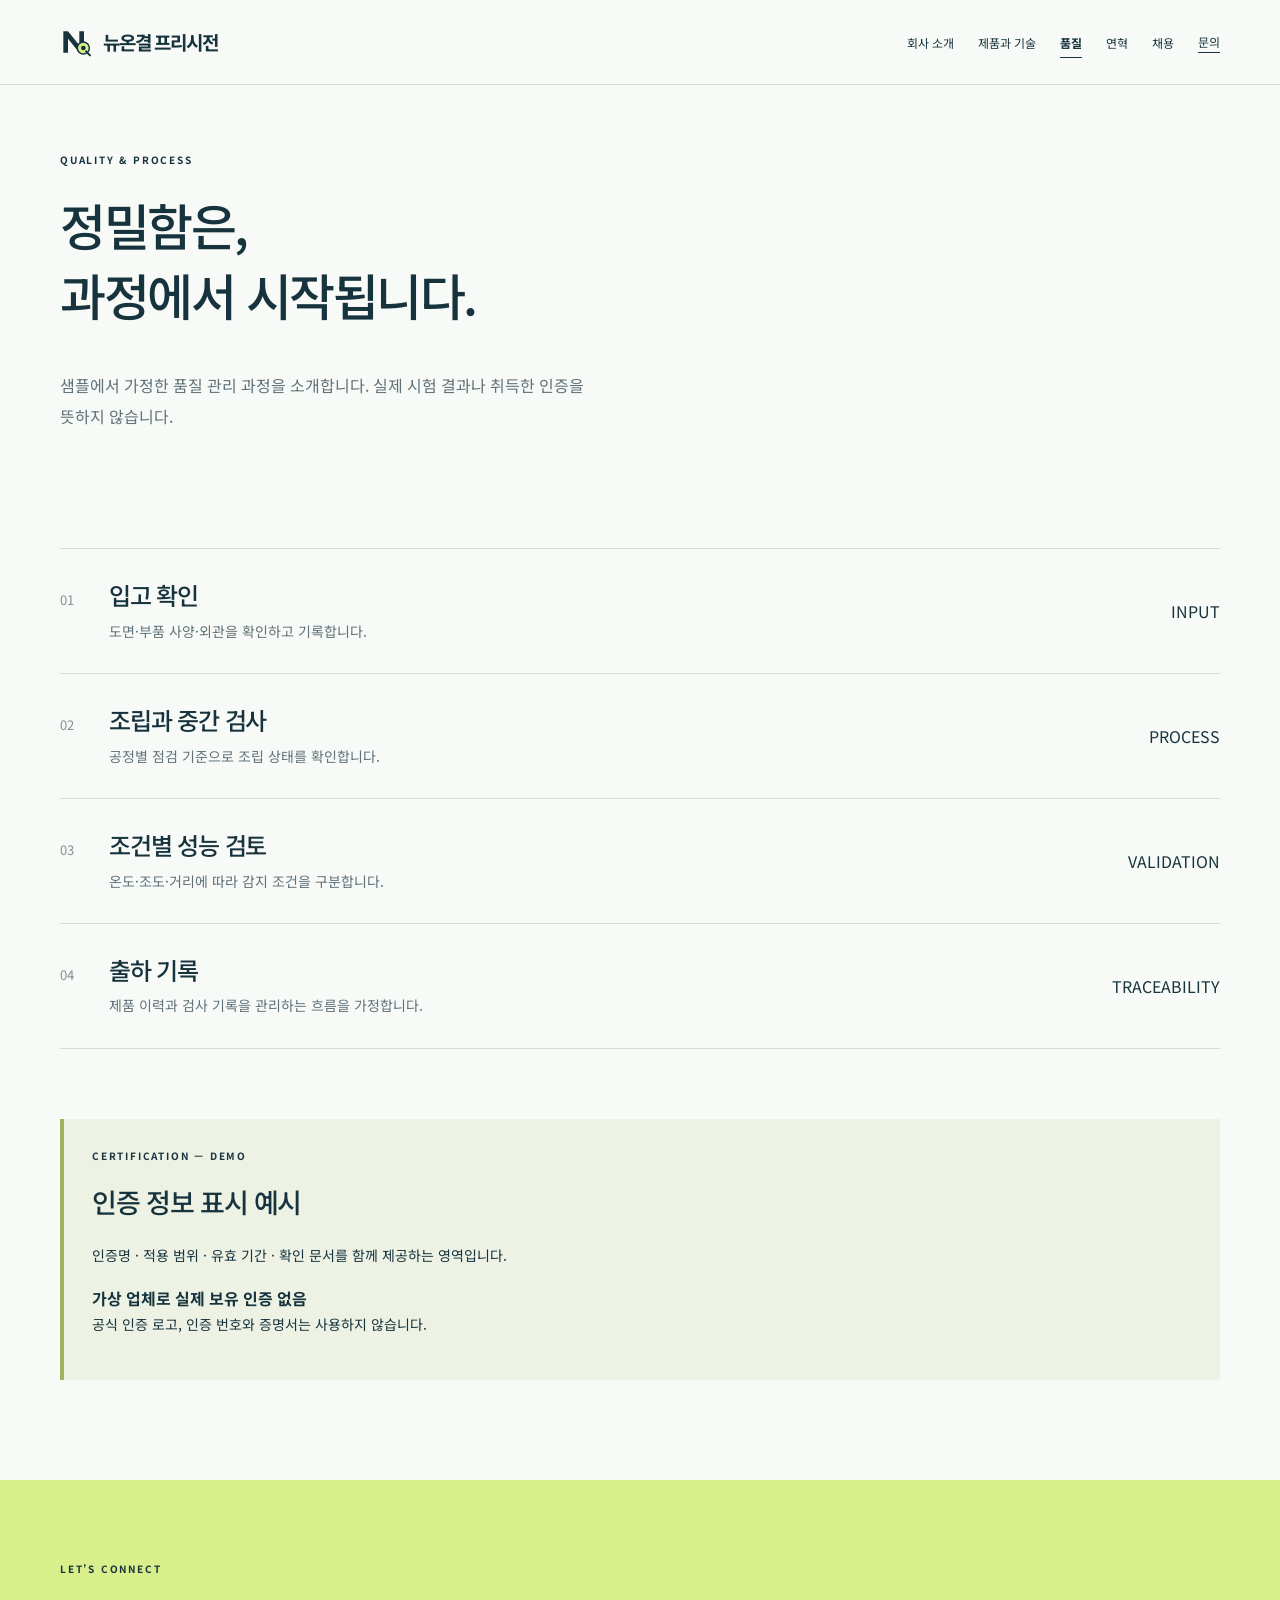
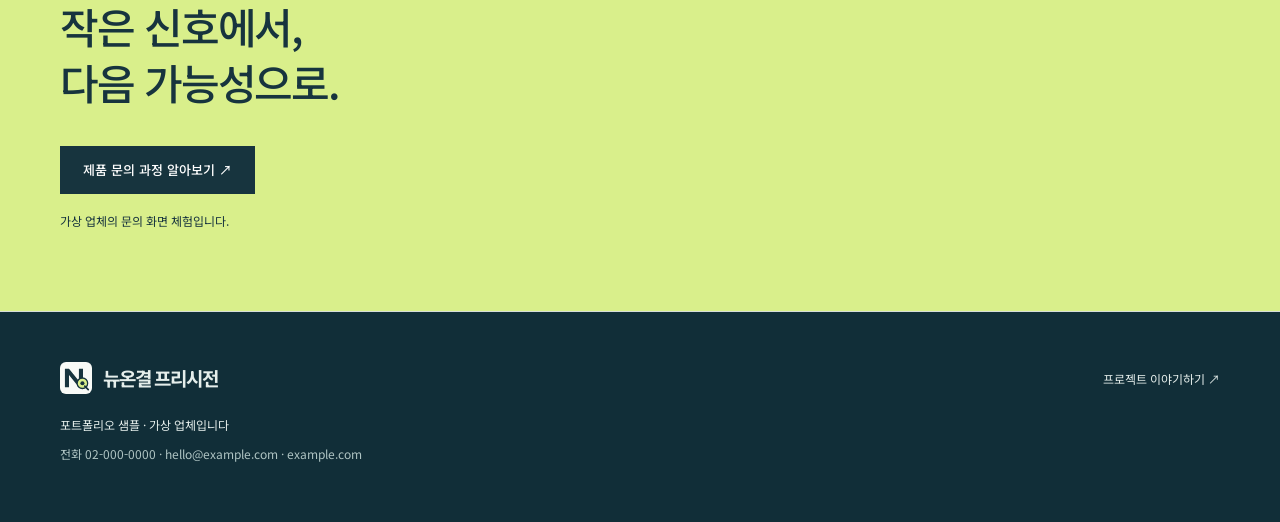
<file: quality.html>
<!doctype html><html lang="ko"><head><meta charset="utf-8"><meta name="viewport" content="width=device-width,initial-scale=1"><title>품질 | 뉴온결 프리시전</title><meta name="description" content="뉴온결 프리시전. 산업용 센서·신호 연결 기술과 회사·품질·채용·문의 안내."><meta property="og:title" content="품질 | 뉴온결 프리시전"><meta property="og:image" content="thumb.png"><meta property="og:type" content="website"><link rel="icon" href="assets/logo.svg" type="image/svg+xml"><link rel="preconnect" href="https://fonts.googleapis.com"><link rel="preconnect" href="https://fonts.gstatic.com" crossorigin><link href="https://fonts.googleapis.com/css2?family=Noto+Sans+KR:wght@400;500;600;700;800&display=swap" rel="stylesheet"><link rel="stylesheet" href="assets/base.css"><link rel="stylesheet" href="company.css"><script defer src="assets/common.js"></script><script defer src="company.js"></script></head><body class="company"><a class="skip" href="#main">본문으로 건너뛰기</a><header class="site-header"><div class="wrap header-inner"><a class="brand" href="index.html"><img class="brand-symbol" src="assets/logo.svg" width="32" height="32" alt="" aria-hidden="true"><span class="brand-name">뉴온결 프리시전</span></a><button class="nav-toggle" type="button" aria-expanded="false" aria-controls="site-nav">메뉴</button><nav id="site-nav" aria-label="주 메뉴"><a href="about.html">회사 소개</a><a href="products.html">제품과 기술</a><a href="quality.html" aria-current="page">품질</a><a href="history.html">연혁</a><a href="careers.html">채용</a><a href="contact.html">문의</a></nav></div></header><main id="main"><section class="page-title wrap"><p class="eyebrow">QUALITY & PROCESS</p><h1>정밀함은,<br>과정에서 시작됩니다.</h1><p class="lead">샘플에서 가정한 품질 관리 과정을 소개합니다. 실제 시험 결과나 취득한 인증을 뜻하지 않습니다.</p></section><section class="section wrap"><div class="quality-table"><div class="company-row"><span class="row-num">01</span><div><h3>입고 확인</h3><p>도면·부품 사양·외관을 확인하고 기록합니다.</p></div><span>INPUT</span></div><div class="company-row"><span class="row-num">02</span><div><h3>조립과 중간 검사</h3><p>공정별 점검 기준으로 조립 상태를 확인합니다.</p></div><span>PROCESS</span></div><div class="company-row"><span class="row-num">03</span><div><h3>조건별 성능 검토</h3><p>온도·조도·거리에 따라 감지 조건을 구분합니다.</p></div><span>VALIDATION</span></div><div class="company-row"><span class="row-num">04</span><div><h3>출하 기록</h3><p>제품 이력과 검사 기록을 관리하는 흐름을 가정합니다.</p></div><span>TRACEABILITY</span></div></div><div class="cert-note"><p class="eyebrow">CERTIFICATION — DEMO</p><h2>인증 정보 표시 예시</h2><p>인증명 · 적용 범위 · 유효 기간 · 확인 문서를 함께 제공하는 영역입니다.</p><strong>가상 업체로 실제 보유 인증 없음</strong><p class="small">공식 인증 로고, 인증 번호와 증명서는 사용하지 않습니다.</p></div></section><section class="company-cta"><div class="wrap"><p class="eyebrow">LET’S CONNECT</p><h2>작은 신호에서,<br>다음 가능성으로.</h2><a class="btn" href="contact.html">제품 문의 과정 알아보기 ↗</a><p class="small">가상 업체의 문의 화면 체험입니다.</p></div></section></main><footer class="site-footer"><div class="wrap"><div class="footer-row"><a class="brand" href="index.html"><img class="brand-symbol" src="assets/logo.svg" width="32" height="32" alt="" aria-hidden="true"><span class="brand-name">뉴온결 프리시전</span></a><a href="contact.html">프로젝트 이야기하기 ↗</a></div><p>포트폴리오 샘플 · 가상 업체입니다</p><p class="small muted">전화 02-000-0000 · hello@example.com · example.com</p></div></footer><div class="toast" id="toast" role="status" aria-live="polite" hidden></div></body></html>
</file>
<file: assets/base.css>
:root{--ink:#182e39;--muted:#536570;--paper:#fff;--line:#dce3e5;--accent:#1c574e;--soft:#f1f5f4;--radius:14px}*{box-sizing:border-box}body{margin:0;font-family:'Noto Sans KR',sans-serif;color:var(--ink);background:var(--paper);line-height:1.75;word-break:keep-all}a{color:inherit;text-decoration:none}button,input,select,textarea{font:inherit}button,a,input,select,textarea{touch-action:manipulation}button{cursor:pointer}img,svg{max-width:100%;height:auto}button:disabled{cursor:not-allowed;opacity:.6}a:hover{text-decoration:underline;text-underline-offset:5px}:focus-visible{outline:3px solid #a04b0c;outline-offset:4px}h1,h2,h3,p{margin-top:0}h1,h2,h3{line-height:1.35;letter-spacing:-.05em}h1{font-size:clamp(2.25rem,4.6vw,4.2rem);font-weight:700}h2{font-size:clamp(1.8rem,3vw,2.65rem)}h3{font-size:1.2rem}p{margin-bottom:1rem}.wrap{width:min(1120px,calc(100% - 48px));margin:auto}.site-header{background:var(--paper);border-bottom:1px solid var(--line)}.header-inner{min-height:88px;display:flex;justify-content:space-between;align-items:center;gap:20px}.brand{display:inline-flex;align-items:center;gap:10px;font-size:19px;font-weight:700;letter-spacing:-.05em;white-space:nowrap}.brand-mark{font-size:30px;color:var(--accent)}nav{display:flex;align-items:center;gap:26px;font-size:14px}nav a[aria-current]{font-weight:700;text-decoration:underline;text-underline-offset:9px;color:var(--accent)}.nav-toggle{display:none}.skip{position:absolute;top:-90px;left:16px;z-index:30;background:#fff;padding:12px}.skip:focus{top:16px}.eyebrow{font-size:12px;font-weight:700;letter-spacing:.15em;text-transform:uppercase;color:var(--accent);margin-bottom:20px}.lead{font-size:17px;color:var(--muted);max-width:560px}.btn{border:1px solid var(--accent);border-radius:5px;background:var(--accent);color:white;min-height:48px;display:inline-flex;align-items:center;justify-content:center;padding:11px 22px;gap:12px;font-weight:700;font-size:14px;text-decoration:none}.btn:hover{text-decoration:none;filter:brightness(.94)}.btn.outline{background:transparent;color:var(--accent)}.btn.small{min-height:40px;padding:8px 14px;font-size:12px}.actions{display:flex;gap:12px;flex-wrap:wrap;margin-top:28px}.section{padding:80px 0}.section.soft{background:var(--soft)}.section-head{display:flex;justify-content:space-between;align-items:end;gap:24px;margin-bottom:32px}.section-head h2{margin-bottom:0}.muted{color:var(--muted)}.small{font-size:12px}.grid{display:grid;gap:24px}.grid.two{grid-template-columns:repeat(2,minmax(0,1fr))}.grid.three{grid-template-columns:repeat(3,minmax(0,1fr))}.grid.four{grid-template-columns:repeat(4,minmax(0,1fr))}.panel{border:1px solid var(--line);padding:30px;border-radius:var(--radius);background:var(--paper)}.tag{display:inline-block;border:1px solid var(--line);padding:4px 11px;border-radius:40px;font-size:11px;font-weight:700;letter-spacing:.03em}.page-intro{padding:65px 0 44px}.page-intro h1{font-size:clamp(2.2rem,4vw,3.2rem);margin-bottom:20px}.page-intro p{max-width:630px}.site-footer{border-top:1px solid var(--line);padding:40px 0 28px}.site-footer p{font-size:12px;margin-bottom:8px}.footer-row{display:flex;justify-content:space-between;gap:20px;margin-bottom:20px}.footer-row>a:last-child{font-size:12px}.field{display:grid;gap:8px;margin-bottom:18px;font-size:14px;font-weight:700}input,select,textarea{width:100%;min-width:0;border:1px solid #83939a;border-radius:5px;padding:11px 12px;background:var(--paper);color:var(--ink)}textarea{resize:vertical}input[type=checkbox]{width:18px;height:18px;flex:none;accent-color:var(--accent)}.check{display:flex;gap:10px;align-items:start;font-size:13px}.notice{background:var(--soft);border-left:3px solid var(--accent);padding:16px 20px;font-size:13px;margin-bottom:24px}.status{padding:16px;border:1px solid var(--accent);border-radius:6px;margin-top:16px}.hp{position:absolute;left:-10000px;opacity:0}.empty{text-align:center;padding:40px;border:1px dashed var(--line);border-radius:10px}.toast{position:fixed;bottom:24px;left:50%;transform:translateX(-50%);z-index:50;background:var(--ink);color:white;padding:15px 24px;border-radius:8px;width:max-content;max-width:calc(100% - 32px);box-shadow:0 8px 30px #0002}.divider{border:0;border-top:1px solid var(--line);margin:24px 0}dialog{background:var(--paper);color:var(--ink);border:1px solid var(--line);border-radius:16px;padding:30px;width:min(560px,calc(100% - 32px));max-height:85vh;overflow:auto}dialog::backdrop{background:#12221ebb}.dialog-head{display:flex;justify-content:space-between;align-items:start;gap:15px}.icon-btn{border:1px solid var(--line);background:transparent;color:var(--ink);border-radius:6px;min-width:42px;min-height:42px}.body-copy{white-space:pre-wrap;overflow-wrap:anywhere}.error{color:#9b2f24}.sr-only{position:absolute;width:1px;height:1px;overflow:hidden;clip-path:inset(50%)}[hidden]{display:none!important}
@media(max-width:760px){.wrap{width:calc(100% - 36px)}.header-inner{min-height:74px;flex-wrap:wrap;gap:0}.brand{font-size:18px}.nav-toggle{display:block;background:transparent;border:1px solid var(--line);padding:8px 12px;color:var(--ink);border-radius:4px;font-size:13px}nav{display:none;width:100%;padding:12px 0 20px;flex-wrap:wrap;gap:16px 23px}nav.open{display:flex}.grid.two,.grid.three,.grid.four{grid-template-columns:1fr}.section{padding:54px 0}.section-head{align-items:start;flex-direction:column;gap:18px}.page-intro{padding:42px 0 24px}.panel{padding:24px}.footer-row{align-items:start;flex-direction:column}.lead{font-size:15px}.actions{gap:10px}.btn{padding:11px 18px}}
@media(prefers-reduced-motion:no-preference){a,button{transition:background .18s,color .18s,filter .18s}}

/* Layout and motion */
html{scroll-behavior:smooth;scroll-padding-top:100px}body{font-weight:400}h1,h2,h3{font-weight:700}.wrap{width:min(1160px,calc(100% - 64px))}.site-header{position:sticky;top:0;z-index:20;background:var(--paper)}.header-inner{min-height:84px}.section{padding:100px 0}.section-head{margin-bottom:40px}.site-footer{padding:50px 0}.hero-copy{min-width:0}.lead{font-size:16px;line-height:1.95}.text-link{font-size:13px;font-weight:600;align-self:center;line-height:1.7}.line-dot{display:inline-block;width:7px;height:7px;border-radius:50%;background:currentColor;margin-right:7px}.btn{transition:transform .2s,background .2s}.btn:hover{transform:translateY(-2px)}.hero-index{display:flex;justify-content:space-between;gap:16px;font-size:10px;letter-spacing:.09em;border-top:1px solid var(--line);padding-top:16px;margin-top:52px;color:var(--muted)}.page-title{padding-top:62px}.site-footer .footer-row{align-items:center}section[id]{scroll-margin-top:110px}.reveal-item{transition:opacity .65s,transform .65s}.motion-on .reveal-item:not(.in-view){opacity:0;transform:translateY(22px)}.in-view{opacity:1;transform:none}button,a{ -webkit-tap-highlight-color:transparent}.table-wrap{overflow-x:auto}input,select,textarea{max-width:100%}dialog{max-height:90dvh;overflow-y:auto}nav a{white-space:nowrap}
@media(max-width:900px){.wrap{width:calc(100% - 40px)}nav{gap:15px}.brand{font-size:17px}.header-inner{gap:12px}.section{padding:68px 0}.hero-index{margin-top:30px}}
@media(max-width:760px){.wrap{width:calc(100% - 36px)}.header-inner{min-height:72px}.nav-toggle{display:block;border:1px solid var(--line);border-radius:4px;background:transparent;color:var(--ink);min-height:44px;padding:8px 12px}.site-header nav{display:none;position:absolute;top:100%;left:0;right:0;background:var(--paper);padding:12px 18px 20px;box-shadow:0 16px 22px #00000012;border-bottom:1px solid var(--line);align-items:stretch;max-height:75dvh;overflow:auto}.site-header nav.open{display:flex;flex-direction:column;gap:2px}.site-header nav a{padding:12px;min-height:44px}.lead{font-size:14px}.section-head{align-items:start}.section{padding:60px 0}.hero-index{font-size:9px}.site-footer .footer-row{flex-wrap:wrap}.page-title{padding-top:40px}.text-link{font-size:12px}.actions{gap:16px}h2{font-size:29px}}
@media(prefers-reduced-motion:reduce){html{scroll-behavior:auto}*,*::before,*::after{animation:none!important;transition:none!important}.motion-on .reveal-item:not(.in-view){opacity:1;transform:none}}


.brand{display:inline-flex;align-items:center;gap:10px;min-width:0}.brand .brand-symbol{display:block;width:32px;height:32px;flex:0 0 32px;object-fit:contain;border:0}.brand .brand-name{display:block;white-space:nowrap;line-height:1.35}.site-footer .brand .brand-symbol{background:var(--paper);border-radius:6px;padding:2px;box-sizing:border-box}
@media(max-width:760px){.header-inner .brand{gap:9px}.brand .brand-symbol{width:32px;height:32px;flex-basis:32px}.header-inner .brand .brand-name{font-size:16px}}
</file>
<file: company.css>
.company{--ink:#17343e;--accent:#17343e;--muted:#61727a;--paper:#f8faf7;--soft:#ecf0eb;--line:#d6ded8;--radius:0}.company .site-header{background:#f8faf7}.company .brand{letter-spacing:-.06em;font-size:19px;gap:11px}.company .brand small{display:block;font-size:8px;letter-spacing:.19em;line-height:1.2}.company-mark{font-size:36px;font-weight:800;letter-spacing:-.18em;color:#17343e;margin-right:9px}.company nav{gap:24px;font-size:12px}.company nav a:last-child{border-bottom:1px solid #17343e}.company-hero{background:#112e38;color:#fff;padding:38px 0 0;overflow:hidden}.company-hero-grid{display:grid;grid-template-columns:1.1fr 1fr;align-items:center;gap:24px;min-height:540px}.company-hero h1{font-size:clamp(37px,4.1vw,54px);font-weight:500;line-height:1.42;letter-spacing:-.065em;margin-bottom:24px}.company-hero h1 em{font-style:normal;color:#d9ef8b}.company-hero .lead{font-size:15px;color:#b7c9cc}.company-hero .eyebrow{color:#ccde92;font-size:10px;font-weight:500}.company .btn{background:#17343e;border-color:#17343e;color:#fff;border-radius:0;font-weight:500;font-size:13px}.company-hero .btn{background:#d9ef8b;border-color:#d9ef8b;color:#17343e}.company-hero .text-link{color:#dbe6e4;font-size:12px}.engineering-note{font-size:9px;color:#90a9ad;letter-spacing:.13em;margin-top:47px}.hero-rail{display:flex;justify-content:space-between;border-top:1px solid #36515a;padding:18px 0;font-size:10px;letter-spacing:.13em;color:#bdd0d0}.company .eyebrow{font-size:10px;letter-spacing:.18em}.company .section-head h2{font-size:35px;font-weight:500}.company-row{display:flex;align-items:center;gap:35px;border-top:1px solid var(--line);padding:30px 0}.company-row:last-child{border-bottom:1px solid var(--line)}.company-row:hover{text-decoration:none}.company-row h3{font-size:24px;font-weight:500;margin-bottom:7px}.company-row p{font-size:14px;color:var(--muted);margin:0}.company-row>div{flex:1}.row-num{color:#80938e;font-size:13px;align-self:flex-start;margin-top:10px}.product-code{color:#6d837b;font-size:10px;letter-spacing:.1em}.company-soft{background:#eaf0e9}.company h2{font-weight:500}.process-list{padding-left:24px;border-left:1px solid #b9c7ba}.process-list p{padding:22px 0;border-bottom:1px solid #ccd6cc;font-size:18px}.process-list span{font-size:11px;margin-right:28px;color:#6d837b}.company-cta{padding:80px 0;background:#d9ef8b}.company-cta h2{font-size:42px}.company-cta .small{margin:16px 0 0}.company .site-footer{background:#112e38;color:#e5eeeb}.company .site-footer .muted{color:#afc4c3}.company .page-title{padding:66px 0 0}.company .page-title h1{font-size:clamp(33px,4vw,50px);font-weight:500;line-height:1.4}.principles{background:#eaf0e9;padding:35px}.principles h3{margin-bottom:6px}.principles p{color:#61756a}.product-filters{display:flex;flex-wrap:wrap;gap:10px;margin-bottom:22px}.filter{border:1px solid #bfcdc2;background:transparent;padding:10px 20px;font-size:13px;color:#17343e;min-height:44px}.filter.active{background:#17343e;color:#fff}.product-grid{display:grid;grid-template-columns:repeat(3,minmax(0,1fr));gap:24px;margin:30px 0}.product-card{min-width:0;border-bottom:1px solid var(--line);padding-bottom:30px}.product-card h2{font-size:25px}.product-card p{font-size:14px}.cert-note{margin-top:70px;border-left:4px solid #9eb45f;background:#edf2e5;padding:28px}.cert-note h2{font-size:27px}.cert-note p{font-size:14px}.history-list{max-width:900px}.milestone{display:flex;gap:90px;padding:38px 0;border-top:1px solid var(--line)}.milestone>strong{font-size:46px;letter-spacing:-.04em;font-weight:400}.milestone h2{font-size:27px}.milestone .tag{font-size:11px}.job{border-top:1px solid var(--line);padding:27px 0}.job summary{cursor:pointer;font-size:22px}.job summary span{font-size:12px;float:right;color:var(--muted);padding-top:8px}.job p{padding-top:18px;font-size:14px;margin-bottom:0}.inquiry-form{padding:32px;background:#eaf0e9;display:flex;flex-direction:column;gap:12px}.inquiry-form label{font-size:13px}.inquiry-form select{background:#f8faf7;padding:12px;border:1px solid #b9c7ba;border-radius:0;width:100%}.inquiry-form .btn{margin-top:12px}.inquiry-form #inquiry-result{border-top:1px solid #a8ba9e;padding-top:16px;font-size:14px}.company dialog{border-radius:0;padding:28px;width:550px}.company dialog h2{font-size:25px}.company dialog dl>div{display:flex;justify-content:space-between;gap:20px;padding:15px 0;border-top:1px solid var(--line);font-size:13px}.company dialog dd{margin:0;color:var(--muted)}.dialog-top{display:flex;justify-content:space-between;gap:15px}.close-dialog{background:transparent;border:1px solid var(--line);padding:4px 10px;min-height:44px;font-size:12px}.company [hidden]{display:none!important}
@media(max-width:1000px){.company nav{gap:16px}.company-hero h1{font-size:43px}.company-hero .lead{font-size:14px}.company-hero .actions{gap:15px}.company-row{gap:24px}.company .brand{font-size:17px}.company-hero-grid{gap:12px}}
@media(max-width:760px){.company-hero{padding-top:33px}.company-hero-grid{grid-template-columns:1fr;min-height:0}.company-hero h1{font-size:35px;line-height:1.45}.company-hero .lead br{display:none}.company-hero .lead{font-size:14px}.company-hero .text-link{font-size:11px}.company-hero .btn{font-size:12px;padding:10px 16px}.engineering-note{font-size:8px;margin-top:30px}.hero-rail{font-size:8px;gap:10px;padding:16px 0}.company .section-head h2{font-size:29px}.company-row{gap:17px;padding:25px 0}.company-row h3{font-size:21px}.company-row p{font-size:12px}.product-code{display:none}.company-cta{padding:55px 0}.company-cta h2{font-size:35px}.product-grid{grid-template-columns:1fr}.company .page-title{padding-top:38px}.company .page-title h1{font-size:34px}.principles{padding:25px}.process-list{padding-left:0;border-left:0}.milestone{gap:28px}.milestone>strong{font-size:34px}.milestone h2{font-size:23px}.milestone p{font-size:13px}.job summary{font-size:18px}.job summary span{float:none;display:block}.inquiry-form{padding:23px}.company dialog dl>div{display:block}.company dialog dd{margin-top:7px}.company .quality-table .company-row>span:last-child{display:none}.filter{padding:9px 13px;font-size:12px}.company nav a:last-child{border:0}}


.page-photo{margin:0 auto}.page-photo img{display:block;width:100%;height:380px;object-fit:cover;object-position:center;border-radius:16px;box-shadow:0 10px 30px #182e3912}.page-photo.contact-photo img{height:340px}.demo-contact-form{padding:30px;background:var(--soft);display:flex;flex-direction:column;gap:18px}.demo-contact-form select{width:100%;padding:12px;border:1px solid var(--line);background:var(--paper);color:var(--ink)}.demo-contact-form #inquiry-result{padding-top:15px;border-top:1px solid var(--line);font-size:14px}.page-photo+section{margin-top:0}
@media(max-width:760px){.page-photo img,.page-photo.contact-photo img{height:240px;border-radius:12px}.demo-contact-form{padding:23px}}

.company-hero{padding:40px 0 50px}.company-hero-grid{gap:34px;min-height:520px}.company-photo{position:relative;align-self:center;min-width:0}.company-photo .hero-photo{display:block;width:100%;height:500px;object-fit:cover;object-position:53% center;border-radius:16px;box-shadow:0 18px 40px #00000038}.company .product-card{padding-top:24px;border-top:1px solid var(--line)}.company .products-photo{max-width:900px}.company .products-photo img{height:auto;aspect-ratio:3/2;object-fit:cover}
@media(max-width:1000px){.company-photo .hero-photo{height:470px}}
@media(max-width:760px){.company-hero{padding:33px 0 34px}.company-hero-grid{gap:25px;min-height:0}.company-photo{width:100%}.company-photo .hero-photo{height:335px;border-radius:14px;object-position:55% center}.company .products-photo{max-width:none}.company .products-photo img{height:auto;aspect-ratio:3/2}}
</file>
